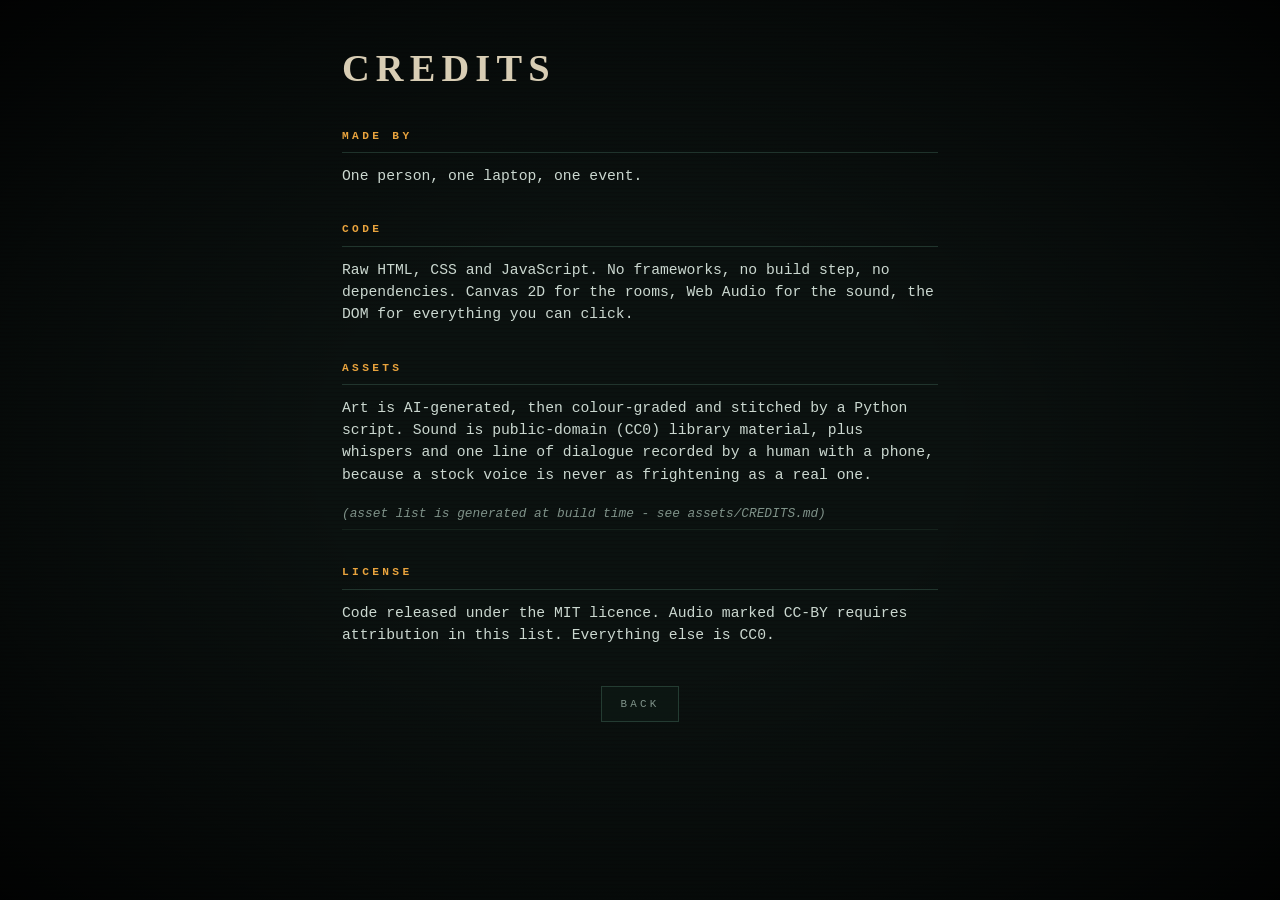
<file: credits.html>
<!DOCTYPE html>
<html lang="en">
    <head>
        <meta charset="utf-8">
        <meta name="viewport" content="width=device-width, initial-scale=1, viewport-fit=cover">
        <meta name="theme-color" content="#0b1210">
        <title>WARD 7 - Credits</title>
        <link rel="stylesheet" href="css/style.css">
        <link rel="stylesheet" href="css/reset.css">
        <link rel="stylesheet" href="css/effects.css">
    </head>
    <body class="page page-credits" data-page="credits">
        <div class="scanlines" aria-hidden="true"></div>
        <div class="vignette" aria-hidden="true"></div>
        <main class="doc">
            <h1 class="doc-title">CREDITS</h1>
            <section class="doc-block">
                <h2>Made by</h2>
                <p>
                    One person, one laptop, one event.<br>
                </p>    
            </section>
            <section class="doc-block">
                <h2>Code</h2>
                <p>
                    Raw HTML, CSS and JavaScript. No frameworks, no build step, no
                    dependencies. Canvas 2D for the rooms, Web Audio for the sound,
                    the DOM for everything you can click.
                </p>
            </section>
            <section class="doc-block">
                <h2>Assets</h2>
                <p>
                    Art is AI-generated, then colour-graded and stitched by a Python
                    script. Sound is public-domain (CC0) library material, plus
                    whispers and one line of dialogue recorded by a human with a phone,
                    because a stock voice is never as frightening as a real one.
                </p>
                <ul class="credits-list">
                    <li><em>(asset list is generated at build time - see assets/CREDITS.md)</em></li>
                </ul>
            </section>
            <section class="doc-block">
                <h2>License</h2>
                <p>
                    Code released under the MIT licence. Audio marked CC-BY requires
                    attribution in this list. Everything else is CC0.
                </p>
            </section>
            <p class="doc-back"><a class="btn btn-ghost" href="index.html">Back</a></p>
        </main>
    </body>
</html>
</file>
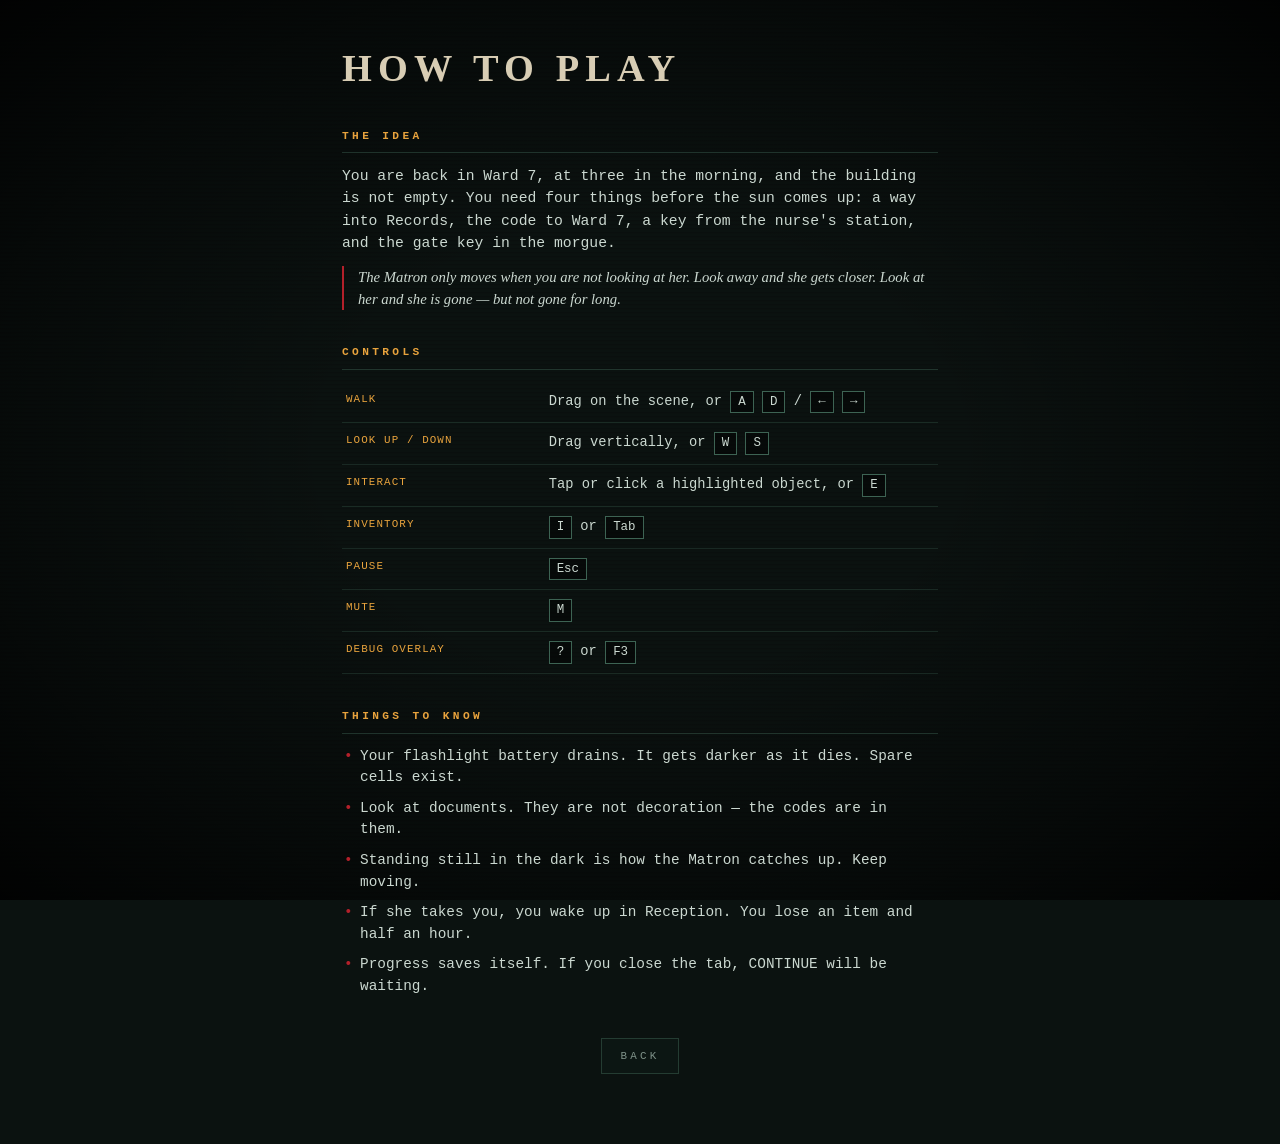
<file: help.html>
<!DOCTYPE html>
<html lang="en">
    <head>
       <meta charset="utf-8">
       <meta name="viewport" content="width=device-width, initial-scale=1, viewport-fit=cover">
       <meta name="theme-color" content="#0b1210"> 
       <title>WARD 7 - How to play</title>
       <link rel="stylesheet" href="css/style.css">
       <link rel="stylesheet" href="css/reset.css">
       <link rel="stylesheet" href="css/effects.css">
    </head>
    <body class="page page-help" data-page="help">
        <div class="scanlines" aria-hidden="true"></div>
        <div class="vignette" aria-hidden="true"></div>

        <main class="doc">
            <h1 class="doc-title">HOW TO PLAY</h1>
            <section class="doc-block">
                <h2>The idea</h2>
                <p>
                    You are back in Ward 7, at three in the morning, and the building is
                    not empty. You need four things before the sun comes up:
                    a way into Records, the code to Ward&nbsp;7, a key from the nurse's
                    station, and the gate key in the morgue.
                </p>
                <p class="doc-note">
                    The Matron only moves when you are not looking at her. Look away and
                    she gets closer. Look at her and she is gone &mdash; but not gone for long.
                </p>
            </section>
            <section class="doc-block">
                <h2>Controls</h2>
                <table class="keytable">
                    <tr><th>Walk</th><td>Drag on the scene, or <kbd>A</kbd> <kbd>D</kbd> / <kbd>&larr;</kbd> <kbd>&rarr;</kbd></td></tr>
                    <tr><th>Look up / down</th><td>Drag vertically, or <kbd>W</kbd> <kbd>S</kbd></td></tr>
                    <tr><th>Interact</th><td>Tap or click a highlighted object, or <kbd>E</kbd></td></tr>
                    <tr><th>Inventory</th><td><kbd>I</kbd> or <kbd>Tab</kbd></td></tr>
                    <tr><th>Pause</th><td><kbd>Esc</kbd></td></tr>
                    <tr><th>Mute</th><td><kbd>M</kbd></td></tr>
                    <tr><th>Debug overlay</th><td><kbd>?</kbd> or <kbd>F3</kbd></td></tr>
                </table>
            </section>
            <section class="doc-block">
                <h2>Things to know</h2>
                <ul class="doc-list">
                    <li>Your flashlight battery drains. It gets darker as it dies. Spare cells exist.</li>
                    <li>Look at documents. They are not decoration &mdash; the codes are in them.</li>
                    <li>Standing still in the dark is how the Matron catches up. Keep moving.</li>
                    <li>If she takes you, you wake up in Reception. You lose an item and half an hour.</li>
                    <li>Progress saves itself. If you close the tab, CONTINUE will be waiting.</li>
                </ul>
            </section>
            <p class="doc-back"><a class="btn btn-ghost" href="index.html">Back</a></p>
        </main>
        
    </body>
</html>
</file>
<file: css/style.css>
.page-title{
    display: flex;
    align-items: center;
    justify-content: center;
    padding: 24px;
    background: var(--vhs-black);
}

.title-bg{
    inset: 0;
    z-index: 0;
    position: fixed;
    background: radial-gradient(ellipse at 50% 40%, rgba(60, 96, 80, .35), transparent 65%), linear-gradient(180deg, #0a1512 0%, #060b09 55%, #040706 100%);
}

.title-bg::after{
    content: '';
    position: absolute;
    inset: -20%;
    background: radial-gradient(circle at 30% 60%, rgba(232, 163, 61, .07), transparent 45%);
    animation: drift 19s ease-in-out infinite alternate;
}

@keyframes drift {
  from { transform: translate3d(-3%, -2%, 0) scale(1); }
  to   { transform: translate3d(4%,  3%, 0) scale(1.08); }
}

.title-wrap{
   position: relative;
   z-index: 2;
   width: 100%;
   max-width: 560px;
   text-align: center;
   animation: titleIn 1.6s ease-out both; 
}

@keyframes titleIn {
  from { opacity: 0; transform: translateY(14px); filter: blur(4px); }
  to   { opacity: 1; transform: none; filter: none; }
}

.eyebrow{
    font-size: .72rem;
    letter-spacing: .34em;
    text-transform: uppercase;
    color: var(--dim);
    margin-bottom: 22px;
}

.logo{
    font-family: var(--serif);
    font-size: clamp(3.4rem, 17vw, 6.5rem);
    line-height: 0.92;
    letter-spacing: .04em;
    color: var(--paper);
    text-shadow:
    0 0 26px rgba(201, 227, 214, .22),
    3px 0 0 rgba(179, 32, 42, .55),
   -3px 0 0 rgba(60, 150, 200, .35);
    margin-bottom: 14px;
}

.logo-num{
    display: inline-block;
    margin-left: .12em;
    color: var(--amber);
    transform: rotate(-3deg) translateY(-.06em);
}

.tagline{
    font-family: var(--serif);
    font-style: italic;
    color: var(--dim);
    margin-bottom: 34px;
}

.name-row{
    margin-bottom: 26px;
}

.name-label{
    display: block;
    font-size: .66rem;
    letter-spacing: .26em;
    text-transform: uppercase;
    color: var(--dim);
    margin-bottom: 8px;
}

.name-input{
    width: 100%;
    max-width: 240px;
    text-align: center;
    padding: 10px 12px;
    background: rgba(10, 20, 16, .7);
    border: 1px solid var(--green-lite);
    color: var(--paper);
    letter-spacing: 0.16em;
    text-transform: uppercase;
}

.name-input:focus{
    outline: none;
    border-color: var(--amber);
    box-shadow: 0 0 14px rgba(232, 163, 61, .25);
}

.name-input::placeholder { 
    color: rgba(127, 146, 137, .55); 
}

.menu{
    display: flex;
    flex-direction: column;
    gap: 10px;
    align-items: center;
    margin-bottom: 30px;
}

.btn{
    display: inline-block;
    min-width: 210px;
    padding: 13px 22px;
    text-align: center;
    text-decoration: none;
    font-size: .82rem;
    letter-spacing: .3em;
    text-transform: uppercase;
    color: var(--text);
    background: rgba(14, 24, 20, .78);
    border: 1px solid var(--green-lite);
    transition: background .18s, color .18s, border-color .18s, transform .12s;
}

.btn:hover, .btn:focus-visible{
    background: rgba(36, 58, 49, .85);
    border-color: var(--fluor);
    color: var(--fluor);
    outline: none;
}

.btn:active{
    transform: translateY(1px);
}

.btn-primary{
    color: var(--vhs-black);
    background: var(--paper);
    border-color: var(--paper);
    font-weight: bold;
}

.btn-primary:hover, .btn-primary:focus-visible {
  background: var(--fluor);
  border-color: var(--fluor);
  color: var(--vhs-black);
}

.btn-ghost{
    min-width: 0;
    padding: 9px 18px;
    font-size: .68rem;
    color: var(--dim);
    border-color: rgba(61, 99, 83, .5);
}

.hint{
    font-size: .66rem;
    letter-spacing: .2em;
    text-transform: uppercase;
    color: rgba(127.146, 137, .65);
    line-height: 2;
}

.doc{
    position: relative;
    z-index: 2;
    max-width: 640px;
    margin: 0 auto;
    padding: 40px 22px 70px;
}

.doc-title{
    font-family: var(--serif);
    font-size: 2.4rem;
    letter-spacing: .16em;
    color: var(--paper);
    margin-bottom: 30px;
    text-transform: uppercase;
}

.doc-block{
    margin-bottom: 34px;
}

.doc-block h2{
    font-size: .7rem;
    letter-spacing: .3em;
    text-transform: uppercase;
    color: var(--amber);
    margin-bottom: 12px;
    padding-bottom: 8px;
    border-bottom: 1px solid rgba(61, 99, 83, .45);
}

.doc-block p{
    margin-bottom: 12px;
    font-size: .92rem;
    color: var(--text);
}

.doc-note{
    font-family: var(--serif);
    font-style: italic;
    color: var(--amber);
    padding-left: 14px;
    border-left: 2px solid var(--alarm);
}

.doc-list{
    margin-bottom: 12px;
}

.doc-list li{
    position: relative;
    padding-left: 18px;
    margin-bottom: 9px;
    font-size: .9rem;
}

.doc-list li::before{
    content: "\2022";
    position: absolute;
    left: 2px;
    color: var(--alarm);
}

.keytable td, .keytable th{
  padding: 9px 4px;
  border-bottom: 1px solid rgba(61, 99, 83, .3);
  font-size: .86rem;
  text-align: left;
  vertical-align: top;
}

.keytable th{
    width: 34%;
    color: var(--amber);
    font-weight: normal;
    letter-spacing: .1em;
    text-transform: uppercase;
    font-size: .68rem;
}

kbd{
    display: inline-block;
    padding: 1px 7px;
    border: 1px solid var(--green-lite);
    background: rgba(0, 0, 0, .45);
    font-size: .78rem;
    color: var(--fluor);
}

.credits-list li{
  font-size: .8rem;
  color: var(--dim);
  padding: 6px 0;
  border-bottom: 1px solid rgba(61, 99, 83, .2);
}

.doc-back{ 
    margin-top: 40px; 
    text-align: center;
}

@media (max-width: 480px) {
  .logo { font-size: 3.2rem; }
  .btn { min-width: 190px; }
  .doc-title { font-size: 1.8rem; }
}
</file>
<file: css/effects.css>
.overlay-stack{
    position: absolute;
    pointer-events: none;
    inset: 0;
    overflow: hidden;
}

.grain{
    position: absolute;
    inset: -60%;
    opacity: .13;
    width: 220%;
    height: 220%;
    mix-blend-mode: overlay;
    background-image: url("data:image/svg+xml,%3Csvg xmlns='http://www.w3.org/2000/svg' width='220' height='220'%3E%3Cfilter id='n'%3E%3CfeTurbulence type='fractalNoise' baseFrequency='0.9' numOctaves='3' stitchTiles='stitch'/%3E%3C/filter%3E%3Crect width='220' height='220' filter='url(%23n)'/%3E%3C/svg%3E");
    animation: grainShift .5s steps(5) infinite;
}

@keyframes grainShift{
    0%   { transform: translate(0, 0); }
    20%  { transform: translate(-3%, 2%); }
    40%  { transform: translate(2%, -3%); }
    60%  { transform: translate(-2%, -2%); }
    80%  { transform: translate(3%, 1%); }
    100% { transform: translate(0, 0); }
}

.scanlines{
    position: absolute;
    inset: 0;
    opacity: .55;
    mix-blend-mode: multiply;
    background: repeating-linear-gradient(180deg,
    rgba(0, 0, 0, .30) 0px,
    rgba(0, 0, 0, .30) 1px,
    rgba(0, 0, 0, 0)  2px,
    rgba(0, 0, 0, 0)  4px);
}

.tracking{
    position: absolute;
    left: 0;
    right: 0;
    height: 26%;
    background: linear-gradient(180deg,
    transparent,
    rgba(201, 227, 214, .045) 45%,
    rgba(201, 227, 214, .07) 50%,
    rgba(201, 227, 214, .045) 55%,
    transparent);
    animation: track 7.5s linear infinite;
    opacity: 0;
}

.tracking.is-on{
    opacity: 1;
}

@keyframes track{
    from {top: -30%;}
    to {top: 100%;}
}

.vignette{
    position: absolute;
    inset: 0;
    background: radial-gradient(ellipse at 50% 50%,
    transparent 34%,
    rgba(0, 0, 0, .45) 72%,
    rgba(0, 0, 0, .88) 100%);
}

.flash{
    position: absolute;
    inset: 0;
    opacity: 0;
    background: #fff;
}

.flash.is-on{
    animation: flashHit .5s steps(3);
}

@keyframes flashHit{
    0%   { opacity: .92; }
    35%  { opacity: .25; }
    55%  { opacity: .7; }
    100% { opacity: 0; }
}

.stage.is-glitch .scene{
    animation: glitch .22s steps(2);
}

@keyframes glitch{
    0%   { transform: translateX(0); filter: hue-rotate(0deg); }
    33%  { transform: translateX(-9px); filter: hue-rotate(-18deg) saturate(2); }
    66%  { transform: translateX(7px);  filter: hue-rotate(22deg) saturate(2); }
    100% { transform: translateX(0);  filter: none; }
}

.stage.is-dread .vignette{
    background: radial-gradient(ellipse at 50% 50%,
    transparent 24%,
    rgba(90, 0, 10, .38) 66%,
    rgba(30, 0, 4, .92) 100%);
}

.stage.is-blackout .scene{
    filter: brightness(0);
}

.stage.is-blackout .overlay-stack{
    opacity: 0;
}

.stage{
    transition: filter .9s ease;
}

@media (prefers-reduced-motion: reduce){
    .grain,
    .tracking,
    .title-bg::after{animation: none !important;}
    .stage.is-glitch .scene{animation: none !important;}
}

body.reduce-flash .flash.is-on{
    animation: flashSoft .5s ease-out;
}

body.reduce-flash .scanlines{
    opacity: .3;
}

@keyframes flashSoft{
    0% {opacity: .3;}
    100% {opacity: 0;}
}
</file>
